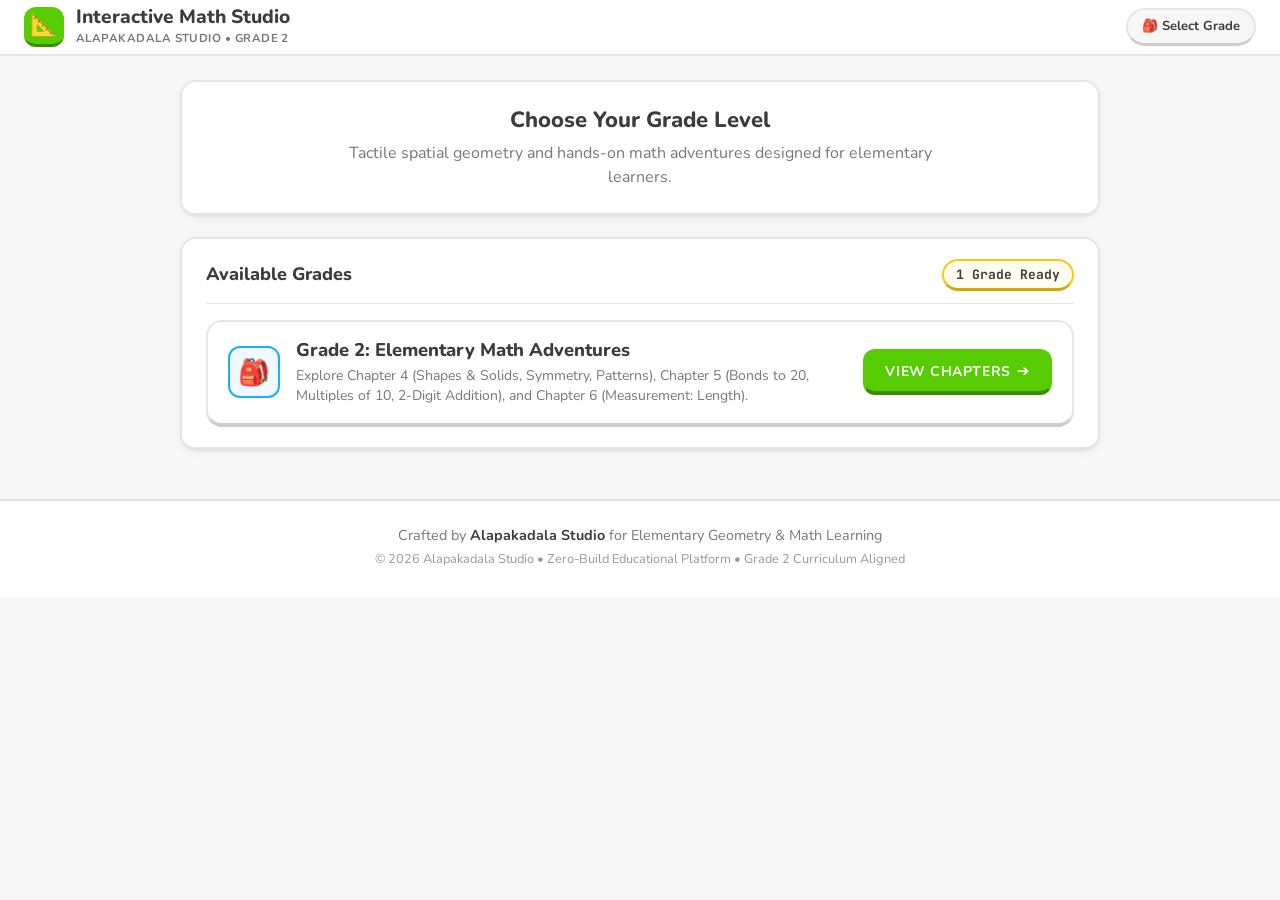
<file: index.html>
<!DOCTYPE html>
<html lang="en">
<head>
  <meta charset="UTF-8">
  <meta name="viewport" content="width=device-width, initial-scale=1.0">
  <title>Interactive Math Studio - Elementary Geometry Suite</title>
  <link rel="preconnect" href="https://fonts.googleapis.com">
  <link rel="preconnect" href="https://fonts.gstatic.com" crossorigin>
  <link href="https://fonts.googleapis.com/css2?family=JetBrains+Mono:wght@500;700&family=Nunito:wght@400;600;700;800;900&display=swap" rel="stylesheet">
  <link rel="stylesheet" href="css/theme.css">
  <link rel="stylesheet" href="hub.css">
</head>
<body>

  <!-- Owl Green Gamified Studio Header -->
  <header class="hub-header">
    <div class="brand">
      <div class="brand-logo" aria-hidden="true">📐</div>
      <div class="brand-text">
        <h1>Interactive Math Studio</h1>
        <span class="studio-subtext">Alapakadala Studio • Grade 2</span>
      </div>
    </div>

    <!-- Navigation Controls -->
    <div class="hub-header-actions">
      <button id="btnHeaderBackGrades" class="hub-nav-btn hidden" onclick="showGradesView()" title="Return to Grade Selection">
        ⬅ Grades
      </button>

      <div class="hub-grade-chip" id="hubGradeChip">
        🎒 Select Grade
      </div>
    </div>
  </header>

  <!-- Main Content Hub -->
  <main class="hub-main">

    <!-- ================= VIEW 1: GRADE SELECTION SCREEN ================= -->
    <section id="gradesView" class="hub-view-panel">

      <!-- Clean Typography Hero (No Pastel AI Gradient Box) -->
      <section class="hub-hero">
        <h2>Choose Your Grade Level</h2>
        <p>Tactile spatial geometry and hands-on math adventures designed for elementary learners.</p>
      </section>

      <!-- Grade Selection Listview -->
      <section class="grade-listview-wrapper">
        <div class="grade-listview-header">
          <h3>Available Grades</h3>
          <span class="metric-pill gold">1 Grade Ready</span>
        </div>

        <div class="grade-listview">
          <!-- Grade 2 Active Card -->
          <div class="grade-list-item active" onclick="selectGrade('grade-2')" tabindex="0" role="button" aria-label="Open Grade 2 Elementary Geometry Lessons">
            <div class="grade-item-left">
              <div class="grade-item-avatar">
                <span class="grade-avatar-icon">🎒</span>
              </div>
              <div class="grade-item-details">
                <div class="grade-item-title-row">
                  <h4>Grade 2: Elementary Math Adventures</h4>
                </div>
                <p class="grade-item-desc">
                  Explore Chapter 4 (Shapes &amp; Solids, Symmetry, Patterns), Chapter 5 (Bonds to 20, Multiples of 10, 2-Digit Addition), and Chapter 6 (Measurement: Length).
                </p>
              </div>
            </div>

            <div class="grade-item-right">
              <button class="grade-enter-btn" tabindex="-1">
                <span>View Chapters</span>
                <span class="arrow-icon">➔</span>
              </button>
            </div>
          </div>
        </div>
      </section>

    </section>

    <!-- ================= VIEW 2: GRADE 2 LESSONS LIST ================= -->
    <section id="lessonsView" class="hub-view-panel hidden">

      <!-- Clean Section Banner -->
      <section class="hub-hero">
        <h2>Grade 2 Math Adventures</h2>
        <p>Select a chapter below to jump into interactive math studios and games.</p>
      </section>

      <!-- Chapters Accordion Container -->
      <div class="chapters-container">

        <!-- ================= CHAPTER 4: SHAPES AND SOLIDS ================= -->
        <div class="chapter-accordion open" id="chapter-4">
          <button class="chapter-header" onclick="toggleChapter('chapter-4')" aria-expanded="true" aria-controls="chapter-4-body">
            <div class="chapter-header-left">
              <span class="chapter-badge">Chapter 4</span>
              <div class="chapter-title-group">
                <h3 class="chapter-title">Shapes and Solids</h3>
                <span class="chapter-subtitle">3D Solids, Symmetry &amp; Patterns</span>
              </div>
            </div>
            <div class="chapter-header-right">
              <span class="chapter-lesson-count">3 Lessons</span>
              <span class="chapter-chevron" aria-hidden="true">▼</span>
            </div>
          </button>

          <div class="chapter-body" id="chapter-4-body">
            <section class="lessons-grid">

              <!-- LESSON 1 CARD: 3D SOLID SHAPES -->
              <a href="shapes.html" class="lesson-card shapes" aria-label="Start Lesson 1: 3D Solid Shapes Adventure">
                <div class="lesson-card-header">
                  <div class="lesson-card-badge-row">
                    <span class="lesson-number-badge">Lesson 1</span>
                    <span class="lesson-icon-preview">🎲 📐</span>
                  </div>
                  <h3>3D Solid Shapes Adventure</h3>
                  <p class="lesson-subtitle">Spatial Geometry, Faces, Edges &amp; Vertices</p>
                </div>

                <p class="lesson-desc">
                  Rotate 3D solids in 360°, explode surfaces to count faces, test everyday textures, and sort shapes in the lab!
                </p>

                <div class="lesson-card-footer">
                  <div class="lesson-cta-btn">
                    <span>Start Adventure</span>
                    <span class="cta-arrow">➔</span>
                  </div>
                </div>
              </a>

              <!-- LESSON 2 CARD: LINES OF SYMMETRY -->
              <a href="symmetry.html" class="lesson-card symmetry" aria-label="Start Lesson 2: Lines of Symmetry Studio">
                <div class="lesson-card-header">
                  <div class="lesson-card-badge-row">
                    <span class="lesson-number-badge">Lesson 2</span>
                    <span class="lesson-icon-preview">🦋 🪞</span>
                  </div>
                  <h3>Lines of Symmetry Studio</h3>
                  <p class="lesson-subtitle">Mirror Reflections, Paper Folding &amp; Detective</p>
                </div>

                <p class="lesson-desc">
                  Fold 3D paper sheets to test symmetry, spot tricky line traps, paint 8×8 bilateral pixel art, and speed-match reflections!
                </p>

                <div class="lesson-card-footer">
                  <div class="lesson-cta-btn">
                    <span>Start Studio</span>
                    <span class="cta-arrow">➔</span>
                  </div>
                </div>
              </a>

              <!-- LESSON 3 CARD: SHAPE & SOLID PATTERNS -->
              <a href="patterns.html" class="lesson-card patterns" aria-label="Start Lesson 3: Shape & Solid Patterns Studio">
                <div class="lesson-card-header">
                  <div class="lesson-card-badge-row">
                    <span class="lesson-number-badge">Lesson 3</span>
                    <span class="lesson-icon-preview">🔷 ⭕</span>
                  </div>
                  <h3>Shape &amp; Solid Patterns Studio</h3>
                  <p class="lesson-subtitle">Repeating Groups, Blanks A &amp; B, Pentagons &amp; 3D Solids</p>
                </div>

                <p class="lesson-desc">
                  Ring repeating groups of shapes and solids, solve missing blanks A &amp; B with pentagons, hexagons, octagons, tilted cylinders, and inverted cones!
                </p>

                <div class="lesson-card-footer">
                  <div class="lesson-cta-btn">
                    <span>Start Patterns</span>
                    <span class="cta-arrow">➔</span>
                  </div>
                </div>
              </a>

            </section>
          </div>
        </div>

        <!-- ================= CHAPTER 5: ADDITION AND SUBTRACTION ================= -->
        <div class="chapter-accordion open" id="chapter-5">
          <button class="chapter-header" onclick="toggleChapter('chapter-5')" aria-expanded="true" aria-controls="chapter-5-body">
            <div class="chapter-header-left">
              <span class="chapter-badge chapter-5-badge">Chapter 5</span>
              <div class="chapter-title-group">
                <h3 class="chapter-title">Addition and Subtraction</h3>
                <span class="chapter-subtitle">Bonds to 20, Multiples of 10 &amp; 2-Digit Addition</span>
              </div>
            </div>
            <div class="chapter-header-right">
              <span class="chapter-lesson-count">3 Lessons + Arena</span>
              <span class="chapter-chevron" aria-hidden="true">▼</span>
            </div>
          </button>

          <div class="chapter-body" id="chapter-5-body">
            <section class="lessons-grid">

              <!-- LESSON 1 CARD: NUMBER PAIRS / BONDS TO 20 -->
              <a href="bonds-20.html" class="lesson-card addition" aria-label="Start Lesson 1: Number Pairs &amp; Bonds to 20">
                <div class="lesson-card-header">
                  <div class="lesson-card-badge-row">
                    <span class="lesson-number-badge">Lesson 1</span>
                    <span class="lesson-icon-preview">🔟 🔄</span>
                  </div>
                  <h3>Number Pairs &amp; Bonds to 20</h3>
                  <p class="lesson-subtitle">Dual Frames, 4-in-1 Story Machine &amp; 3-Part Combiner</p>
                </div>

                <p class="lesson-desc">
                  Explore 10-frames, fact families in the 4-in-1 Story Machine, bridge through 10, and combine 3 sports bags to reach 20!
                </p>

                <div class="lesson-card-footer">
                  <div class="lesson-cta-btn">
                    <span>Start Studio</span>
                    <span class="cta-arrow">➔</span>
                  </div>
                </div>
              </a>

              <!-- LESSON 2 CARD: NUMBER PAIRS TO MULTIPLES OF TEN -->
              <a href="pairs-tens.html" class="lesson-card addition" aria-label="Start Lesson 2: Number Pairs to Multiples of Ten">
                <div class="lesson-card-header">
                  <div class="lesson-card-badge-row">
                    <span class="lesson-number-badge">Lesson 2</span>
                    <span class="lesson-icon-preview">🧮 🏀</span>
                  </div>
                  <h3>Number Pairs to Multiples of 10</h3>
                  <p class="lesson-subtitle">Base-10 Rods, 10× Magic Lens &amp; Basketball Target 80</p>
                </div>

                <p class="lesson-desc">
                  Scale single-digit bonds with the 10× Magic Lens, shoot hoops to hit targets of 80 &amp; 100, and hop across number lines!
                </p>

                <div class="lesson-card-footer">
                  <div class="lesson-cta-btn">
                    <span>Start Studio</span>
                    <span class="cta-arrow">➔</span>
                  </div>
                </div>
              </a>

              <!-- LESSON 3 CARD: ADDING UP TO 2-DIGIT NUMBERS -->
              <a href="add-2digit.html" class="lesson-card addition" aria-label="Start Lesson 3: Adding Up to 2-Digit Numbers">
                <div class="lesson-card-header">
                  <div class="lesson-card-badge-row">
                    <span class="lesson-number-badge">Lesson 3</span>
                    <span class="lesson-icon-preview">🧱 ⚡</span>
                  </div>
                  <h3>Adding Up to 2-Digit Numbers</h3>
                  <p class="lesson-subtitle">Number Lines, Double-Split Trees &amp; Puzzle Match</p>
                </div>

                <p class="lesson-desc">
                  Explore number line hops (+1 and +10), solve Workbook 4 double-split bubble trees, snap jigsaw addition puzzles, and master story problems!
                </p>

                <div class="lesson-card-footer">
                  <div class="lesson-cta-btn">
                    <span>Start Studio</span>
                    <span class="cta-arrow">➔</span>
                  </div>
                </div>
              </a>

              <!-- SPECIAL BATTLE ARENA: TUG OF WAR MATH DUEL -->
              <a href="tug-of-war.html" class="lesson-card arena" aria-label="Start Tug of War Math Duel Arena">
                <div class="lesson-card-header">
                  <div class="lesson-card-badge-row">
                    <span class="lesson-number-badge arena-badge">Battle Arena</span>
                    <span class="lesson-icon-preview">🦁 🐺</span>
                  </div>
                  <h3>Tug of War Math Duel</h3>
                  <p class="lesson-subtitle arena-sub">Lions vs Wolves Turn-Based Classroom Showdown</p>
                </div>

                <p class="lesson-desc">
                  Two teams face off in an epic classroom tug of war! Solve bonds to 20, multiples of 10, and 2-digit column additions across 4 matches to pull the rope to victory!
                </p>

                <div class="lesson-card-footer">
                  <div class="lesson-cta-btn arena-btn">
                    <span>Enter Arena</span>
                    <span class="cta-arrow">⚔️</span>
                  </div>
                </div>
              </a>

            </section>
          </div>
        </div>

        <!-- ================= CHAPTER 6: MEASUREMENT ================= -->
        <div class="chapter-accordion open" id="chapter-6">
          <button class="chapter-header" onclick="toggleChapter('chapter-6')" aria-expanded="true" aria-controls="chapter-6-body">
            <div class="chapter-header-left">
              <span class="chapter-badge chapter-6-badge">Chapter 6</span>
              <div class="chapter-title-group">
                <h3 class="chapter-title">Measurement</h3>
                <span class="chapter-subtitle">Length (cm &amp; m), Mass &amp; Capacity</span>
              </div>
            </div>
            <div class="chapter-header-right">
              <span class="chapter-lesson-count">1 Lesson Ready</span>
              <span class="chapter-chevron" aria-hidden="true">▼</span>
            </div>
          </button>

          <div class="chapter-body" id="chapter-6-body">
            <section class="lessons-grid">

              <!-- LESSON 1 CARD: LENGTH STUDIO -->
              <a href="length.html" class="lesson-card measurement" aria-label="Start Lesson 1: Length Studio (cm and m)">
                <div class="lesson-card-header">
                  <div class="lesson-card-badge-row">
                    <span class="lesson-number-badge">Lesson 1</span>
                    <span class="lesson-icon-preview">📏 🦒</span>
                  </div>
                  <h3>Length Studio (cm &amp; m)</h3>
                  <p class="lesson-subtitle">Rulers, Non-Zero Starts, Curved String &amp; Giraffes</p>
                </div>

                <p class="lesson-desc">
                  Measure in cm &amp; m, fix faulty rulers, uncoil curved string, connect Momo's cheese path, and compare tall zoo giraffes!
                </p>

                <div class="lesson-card-footer">
                  <div class="lesson-cta-btn">
                    <span>Start Studio</span>
                    <span class="cta-arrow">➔</span>
                  </div>
                </div>
              </a>

            </section>
          </div>
        </div>

      </div>

    </section>

  </main>

  <!-- Clean Studio Footer -->
  <footer class="hub-footer">
    <div class="footer-content">
      <p>Crafted by <strong>Alapakadala Studio</strong> for Elementary Geometry &amp; Math Learning</p>
      <p class="copyright">© 2026 Alapakadala Studio • Zero-Build Educational Platform • Grade 2 Curriculum Aligned</p>
    </div>
  </footer>

  <!-- View Switching Navigation Script -->
  <script>
    function toggleChapter(id) {
      const el = document.getElementById(id);
      if (!el) return;
      const isOpen = el.classList.contains('open');
      if (isOpen) {
        el.classList.remove('open');
        el.querySelector('.chapter-header').setAttribute('aria-expanded', 'false');
      } else {
        el.classList.add('open');
        el.querySelector('.chapter-header').setAttribute('aria-expanded', 'true');
      }
    }

    function selectGrade(gradeId) {
      if (gradeId === 'grade-2') {
        document.getElementById('gradesView').classList.add('hidden');
        document.getElementById('lessonsView').classList.remove('hidden');
        document.getElementById('hubGradeChip').innerHTML = '🎒 Grade 2';
        document.getElementById('btnHeaderBackGrades').classList.remove('hidden');
        window.location.hash = 'grade-2';
        window.scrollTo({ top: 0, behavior: 'smooth' });
      }
    }

    function showGradesView() {
      document.getElementById('lessonsView').classList.add('hidden');
      document.getElementById('gradesView').classList.remove('hidden');
      document.getElementById('hubGradeChip').innerHTML = '🎒 Select Grade';
      document.getElementById('btnHeaderBackGrades').classList.add('hidden');
      if (window.location.hash) {
        history.pushState(null, null, ' ');
      }
      window.scrollTo({ top: 0, behavior: 'smooth' });
    }

    // Auto-open Grade 2 if url hash is #grade-2
    window.addEventListener('DOMContentLoaded', () => {
      if (window.location.hash === '#grade-2') {
        selectGrade('grade-2');
      }
    });

    window.addEventListener('hashchange', () => {
      if (window.location.hash === '#grade-2') {
        selectGrade('grade-2');
      } else {
        showGradesView();
      }
    });

    // Keyboard accessibility for list item
    document.addEventListener('keydown', (e) => {
      if ((e.key === 'Enter' || e.key === ' ') && document.activeElement?.classList.contains('grade-list-item')) {
        e.preventDefault();
        document.activeElement.click();
      }
    });
  </script>

</body>
</html>
</file>
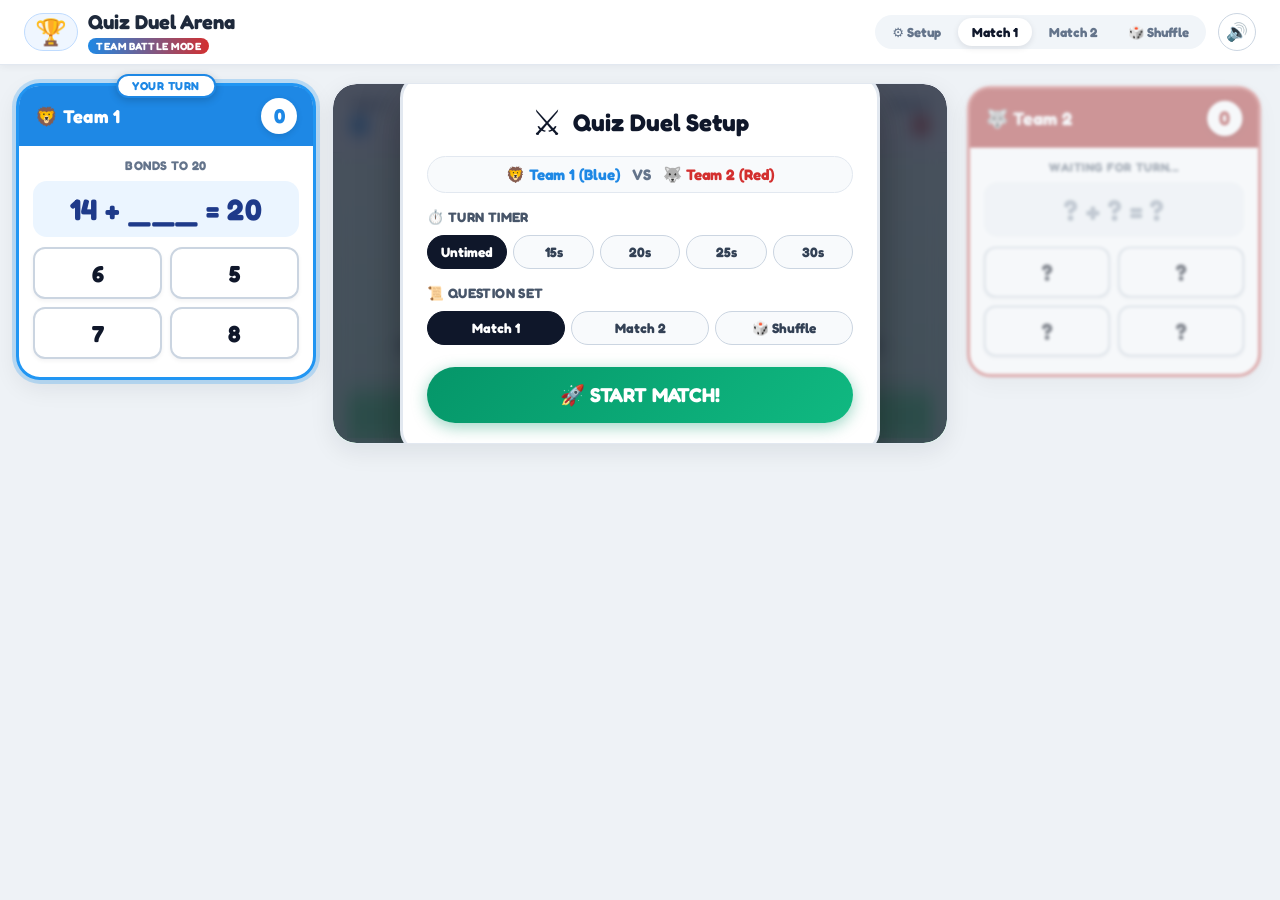
<file: quiz-duel-standalone/index.html>
<!DOCTYPE html>
<html lang="en">
<head>
  <meta charset="UTF-8">
  <meta name="viewport" content="width=device-width, initial-scale=1.0">
  <title>Quiz Duel Arena | Standalone Multiplayer Game</title>
  <!-- Typography -->
  <link rel="preconnect" href="https://fonts.googleapis.com">
  <link rel="preconnect" href="https://fonts.gstatic.com" crossorigin>
  <link href="https://fonts.googleapis.com/css2?family=Fredoka:wght@400;600;700;800;900&family=Nunito:wght@400;600;700;800;900&display=swap" rel="stylesheet">
  <link rel="stylesheet" href="css/duel.css">
</head>
<body>

  <!-- ================= TOP MAIN HEADER ================= -->
  <header class="main-header">
    <div class="brand">
      <div class="brand-logo" aria-hidden="true">🏆</div>
      <div class="brand-text">
        <h1>Quiz Duel Arena</h1>
        <span class="studio-badge">Team Battle Mode</span>
      </div>
    </div>

    <!-- Match Controls -->
    <div class="header-controls">
      <div class="match-selector-bar" role="group" aria-label="Select Match">
        <button id="btnLobby" class="match-select-btn" onclick="openLobby()" title="Change Match &amp; Timer Settings">⚙️ Setup</button>
        <button id="btnSet1" class="match-select-btn active" onclick="startMatch('set1', false)">Match 1</button>
        <button id="btnSet2" class="match-select-btn" onclick="startMatch('set2', false)">Match 2</button>
        <button id="btnShuffle" class="match-select-btn" onclick="startMatch('shuffle', false)">🎲 Shuffle</button>
      </div>

      <button id="soundToggle" class="icon-toggle-btn" title="Toggle Sound" onclick="toggleAudio()">
        🔊
      </button>
    </div>
  </header>

  <!-- ================= 3-COLUMN ARENA LAYOUT ================= -->
  <main class="arena-workspace">

    <!-- ================= COLUMN 1: TEAM 1 (LIONS - BLUE) ================= -->
    <section class="team-panel team1-panel active-turn" id="team1Panel" aria-label="Team 1 Panel">
      <div class="team-header">
        <span class="turn-pill-badge" id="team1TurnBadge">YOUR TURN</span>
        <span class="team-label">🦁 Team 1</span>
        <div class="team-score-circle" id="team1ScoreCircle">0</div>
      </div>

      <div class="team-body">
        <div class="topic-tag" id="team1TopicTag">Question Category</div>
        
        <div class="equation-box" id="team1EquationBox">
          Loading Question...
        </div>

        <div class="options-grid" id="team1OptionsGrid">
          <button class="choice-btn" onclick="onChoiceClicked(this)">A</button>
          <button class="choice-btn" onclick="onChoiceClicked(this)">B</button>
          <button class="choice-btn" onclick="onChoiceClicked(this)">C</button>
          <button class="choice-btn" onclick="onChoiceClicked(this)">D</button>
        </div>

        <div class="feedback-box" id="team1Feedback"></div>

        <button class="turn-next-btn" id="team1NextBtn" onclick="advanceTurn()">
          Next Turn ➔
        </button>
      </div>
    </section>

    <!-- ================= COLUMN 2: CENTER STADIUM FIELD ================= -->
    <section class="stadium-panel" id="stadiumPanel" aria-label="Battle Stadium Arena">
      <!-- Top HUD Bar -->
      <div class="stadium-hud-bar">
        <div class="hud-team-score left">
          <span class="hud-team-label">Team 1</span>
          <span class="hud-team-val" id="hudTeam1Score">0</span>
        </div>

        <div class="hud-center-group">
          <span class="hud-round-pill" id="hudRoundText">Round 1 of 8</span>
          <span class="hud-timer-pill" id="hudTimerPill">⏱️ Untimed</span>
        </div>

        <div class="hud-team-score right">
          <span class="hud-team-label">Team 2</span>
          <span class="hud-team-val" id="hudTeam2Score">0</span>
        </div>
      </div>

      <!-- Stage with Clean Vector Tug of War Artwork -->
      <div class="stadium-stage">
        <svg id="stadiumSvg" class="stadium-svg idle" viewBox="0 0 640 300" preserveAspectRatio="xMidYMid meet">
          <!-- Center Vertical Dashed Line -->
          <line x1="320" y1="15" x2="320" y2="275" stroke="#CBD5E1" stroke-width="2" stroke-dasharray="6,6" />

          <!-- Soft Green Turf Hill -->
          <path d="M 0 240 Q 320 228 640 240 L 640 300 L 0 300 Z" fill="#BBF7D0" />
          <path d="M 0 256 Q 320 244 640 256 L 640 300 L 0 300 Z" fill="#86EFAC" />

          <!-- TUG SYSTEM RIG (Translate left or right smoothly) -->
          <g id="tugSystem" class="tug-system">

            <!-- ================= TEAM 1 (BLUE ATHLETES) ================= -->
            <g id="blueAthletes" class="athlete-group blue-team">
              <!-- Back Blue Athlete -->
              <g transform="translate(135, 130)">
                <circle cx="10" cy="18" r="16" fill="#FDE047" stroke="#D97706" stroke-width="2" />
                <path d="M -4 10 Q 10 -2 24 10 L 26 18 L -6 18 Z" fill="#1E88E5" />
                <circle cx="2" cy="5" r="4" fill="#F59E0B" />
                <circle cx="18" cy="5" r="4" fill="#F59E0B" />
                <circle cx="16" cy="19" r="2.5" fill="#0F172A" />
                <path d="M -8 32 L 28 26 L 42 78 L 0 84 Z" fill="#1E88E5" rx="4" />
                <path d="M 2 34 L 14 32 L 20 54 L 8 56 Z" fill="#FBBF24" />
                <line x1="6" y1="84" x2="-14" y2="128" stroke="#0F172A" stroke-width="10" stroke-linecap="round" />
                <line x1="34" y1="80" x2="16" y2="128" stroke="#0F172A" stroke-width="10" stroke-linecap="round" />
                <ellipse cx="-18" cy="130" rx="10" ry="5" fill="#2563EB" />
                <ellipse cx="12" cy="130" rx="10" ry="5" fill="#2563EB" />
                <path d="M 10 44 Q 30 50 48 58" stroke="#FDE047" stroke-width="8" stroke-linecap="round" fill="none" />
                <circle cx="48" cy="58" r="5" fill="#D97706" />
              </g>

              <!-- Front Blue Athlete -->
              <g transform="translate(215, 130)">
                <circle cx="10" cy="18" r="16" fill="#FDE047" stroke="#D97706" stroke-width="2" />
                <path d="M -4 10 Q 10 -2 24 10 L 26 18 L -6 18 Z" fill="#1E88E5" />
                <circle cx="2" cy="5" r="4" fill="#F59E0B" />
                <circle cx="18" cy="5" r="4" fill="#F59E0B" />
                <circle cx="16" cy="19" r="2.5" fill="#0F172A" />
                <path d="M -8 32 L 28 26 L 42 78 L 0 84 Z" fill="#1E88E5" rx="4" />
                <path d="M 2 34 L 14 32 L 20 54 L 8 56 Z" fill="#FBBF24" />
                <line x1="6" y1="84" x2="-14" y2="128" stroke="#0F172A" stroke-width="10" stroke-linecap="round" />
                <line x1="34" y1="80" x2="16" y2="128" stroke="#0F172A" stroke-width="10" stroke-linecap="round" />
                <ellipse cx="-18" cy="130" rx="10" ry="5" fill="#2563EB" />
                <ellipse cx="12" cy="130" rx="10" ry="5" fill="#2563EB" />
                <path d="M 10 44 Q 32 50 50 58" stroke="#FDE047" stroke-width="8" stroke-linecap="round" fill="none" />
                <circle cx="50" cy="58" r="5" fill="#D97706" />
              </g>
            </g>

            <!-- ================= THE ROPE & ROCK-SOLID CENTER RIBBON ================= -->
            <g id="ropeAndFlag" class="rope-group">
              <path d="M 60 200 Q 120 190 180 188" stroke="#1E293B" stroke-width="6" stroke-linecap="round" fill="none" />
              <line x1="170" y1="188" x2="470" y2="188" stroke="#0F172A" stroke-width="7" stroke-linecap="round" />
              <path d="M 460 188 Q 520 190 580 200" stroke="#1E293B" stroke-width="6" stroke-linecap="round" fill="none" />

              <g id="centerRibbonFlag" transform="translate(320, 188)">
                <polygon points="-12,0 12,0 15,36 0,26 -15,36" fill="#DC2626" stroke="#FFFFFF" stroke-width="1.5" />
                <circle cx="0" cy="1" r="4" fill="#FBBF24" />
              </g>
            </g>

            <!-- ================= TEAM 2 (RED ATHLETES) ================= -->
            <g id="redAthletes" class="athlete-group red-team">
              <!-- Front Red Athlete -->
              <g transform="translate(380, 130)">
                <polygon points="4,2 10,-6 14,3" fill="#64748B" />
                <polygon points="20,2 26,-6 30,3" fill="#64748B" />
                <circle cx="16" cy="18" r="16" fill="#CBD5E1" stroke="#64748B" stroke-width="2" />
                <path d="M 2 10 Q 16 -2 30 10 L 32 18 L 0 18 Z" fill="#D32F2F" />
                <circle cx="10" cy="19" r="2.5" fill="#0F172A" />
                <path d="M -2 26 L 34 32 L 26 84 L -16 78 Z" fill="#D32F2F" rx="4" />
                <path d="M 12 32 L 24 34 L 18 56 L 6 54 Z" fill="#FBBF24" />
                <line x1="-8" y1="80" x2="10" y2="128" stroke="#0F172A" stroke-width="10" stroke-linecap="round" />
                <line x1="20" y1="84" x2="40" y2="128" stroke="#0F172A" stroke-width="10" stroke-linecap="round" />
                <ellipse cx="14" cy="130" rx="10" ry="5" fill="#DC2626" />
                <ellipse cx="44" cy="130" rx="10" ry="5" fill="#DC2626" />
                <path d="M 16 44 Q -6 50 -24 58" stroke="#CBD5E1" stroke-width="8" stroke-linecap="round" fill="none" />
                <circle cx="-24" cy="58" r="5" fill="#64748B" />
              </g>

              <!-- Back Red Athlete -->
              <g transform="translate(460, 130)">
                <path d="M 28 70 Q 48 64 52 82 Q 44 94 28 86" fill="#64748B" stroke="#475569" stroke-width="1.5" />
                <polygon points="4,2 10,-6 14,3" fill="#64748B" />
                <polygon points="20,2 26,-6 30,3" fill="#64748B" />
                <circle cx="16" cy="18" r="16" fill="#CBD5E1" stroke="#64748B" stroke-width="2" />
                <path d="M 2 10 Q 16 -2 30 10 L 32 18 L 0 18 Z" fill="#D32F2F" />
                <circle cx="10" cy="19" r="2.5" fill="#0F172A" />
                <path d="M -2 26 L 34 32 L 26 84 L -16 78 Z" fill="#D32F2F" rx="4" />
                <path d="M 12 32 L 24 34 L 18 56 L 6 54 Z" fill="#FBBF24" />
                <line x1="-8" y1="80" x2="10" y2="128" stroke="#0F172A" stroke-width="10" stroke-linecap="round" />
                <line x1="20" y1="84" x2="40" y2="128" stroke="#0F172A" stroke-width="10" stroke-linecap="round" />
                <ellipse cx="14" cy="130" rx="10" ry="5" fill="#DC2626" />
                <ellipse cx="44" cy="130" rx="10" ry="5" fill="#DC2626" />
                <path d="M 16 44 Q -6 50 -24 58" stroke="#CBD5E1" stroke-width="8" stroke-linecap="round" fill="none" />
                <circle cx="-24" cy="58" r="5" fill="#64748B" />
              </g>
            </g>

          </g>
        </svg>
      </div>

      <!-- Prominent Center Stadium Action Bar (Visible upon answering / timeout) -->
      <div class="stadium-action-bar" id="stadiumActionBar" style="display: none;">
        <button class="stadium-next-btn" id="stadiumNextBtn" onclick="advanceTurn()">
          Next Turn ➔
        </button>
      </div>

      <!-- ================= START MATCH LOBBY OVERLAY ================= -->
      <div class="start-lobby-overlay" id="startLobbyOverlay">
        <div class="start-lobby-card">
          <div class="lobby-title-row">
            <span class="lobby-mascot-icon">⚔️</span>
            <h2 class="lobby-title">Quiz Duel Setup</h2>
          </div>

          <div class="lobby-teams-duel-badge">
            <span class="lobby-team-tag t1">🦁 Team 1 (Blue)</span>
            <span style="color:#64748B; font-weight:900;">VS</span>
            <span class="lobby-team-tag t2">🐺 Team 2 (Red)</span>
          </div>

          <!-- Turn Timer Selection -->
          <div class="lobby-section-title">⏱️ Turn Timer</div>
          <div class="timer-options-row">
            <button class="timer-choice-btn active" data-time="0" onclick="selectTurnTimer(0)">Untimed</button>
            <button class="timer-choice-btn" data-time="15" onclick="selectTurnTimer(15)">15s</button>
            <button class="timer-choice-btn" data-time="20" onclick="selectTurnTimer(20)">20s</button>
            <button class="timer-choice-btn" data-time="25" onclick="selectTurnTimer(25)">25s</button>
            <button class="timer-choice-btn" data-time="30" onclick="selectTurnTimer(30)">30s</button>
          </div>

          <!-- Question Set Selection -->
          <div class="lobby-section-title">📜 Question Set</div>
          <div class="lobby-matches-row">
            <button class="lobby-match-btn active" data-set="set1" onclick="selectLobbyMatchSet('set1')">Match 1</button>
            <button class="lobby-match-btn" data-set="set2" onclick="selectLobbyMatchSet('set2')">Match 2</button>
            <button class="lobby-match-btn" data-set="shuffle" onclick="selectLobbyMatchSet('shuffle')">🎲 Shuffle</button>
          </div>

          <!-- Big Start Button -->
          <button class="big-start-duel-btn" onclick="startDuelFromLobby()">
            🚀 START MATCH!
          </button>
        </div>
      </div>
    </section>

    <!-- ================= COLUMN 3: TEAM 2 (WOLVES - RED) ================= -->
    <section class="team-panel team2-panel inactive-turn" id="team2Panel" aria-label="Team 2 Panel">
      <div class="team-header">
        <span class="turn-pill-badge" id="team2TurnBadge">YOUR TURN</span>
        <span class="team-label">🐺 Team 2</span>
        <div class="team-score-circle" id="team2ScoreCircle">0</div>
      </div>

      <div class="team-body">
        <div class="topic-tag" id="team2TopicTag">Waiting for Turn...</div>
        
        <div class="equation-box" id="team2EquationBox">
          ? + ? = ?
        </div>

        <div class="options-grid" id="team2OptionsGrid">
          <button class="choice-btn" disabled>?</button>
          <button class="choice-btn" disabled>?</button>
          <button class="choice-btn" disabled>?</button>
          <button class="choice-btn" disabled>?</button>
        </div>

        <div class="feedback-box" id="team2Feedback"></div>

        <button class="turn-next-btn" id="team2NextBtn" onclick="advanceTurn()">
          Next Turn ➔
        </button>
      </div>
    </section>

  </main>

  <!-- ================= VICTORY MODAL ================= -->
  <div class="victory-modal-overlay" id="victoryModal">
    <div class="victory-card">
      <div class="victory-mascot-wrap" id="victoryMascotWrap">
        <span class="big-victory-mascot">🦁</span>
        <span class="trophy-badge">🏆</span>
      </div>
      <h2 class="victory-title" id="victoryTitle">🦁 TEAM 1 WINS!</h2>
      <p class="victory-msg" id="victoryMsg">
        Incredible performance! Team 1 pulled through with tremendous teamwork!
      </p>

      <div class="victory-scores-row" id="victoryScores">
        <div class="final-score-pill lion-pill" id="victoryT1Pill">🦁 Team 1: 6 / 8</div>
        <div class="final-score-pill wolf-pill" id="victoryT2Pill">🐺 Team 2: 4 / 8</div>
      </div>

      <div class="victory-actions">
        <button class="victory-btn primary" onclick="startMatch('set2', false)">
          ⚔️ Play Match 2 (Rematch!)
        </button>
        <button class="victory-btn secondary" onclick="startMatch('set1', false)">
          🔄 Play Match 1 Again
        </button>
        <button class="victory-btn secondary" onclick="startMatch('shuffle', false)">
          🎲 Shuffle Questions
        </button>
        <button class="victory-btn secondary" onclick="openLobby()">
          ⚙️ Change Settings &amp; Timer
        </button>
      </div>
    </div>
  </div>

  <!-- 1. Sound & Confetti -->
  <script src="js/sound.js"></script>
  <script src="js/confetti.js"></script>

  <!-- 2. Question Data Provider (Swap with your backend API) -->
  <script src="js/questions.js"></script>

  <!-- 3. Core Game Engine -->
  <script src="js/engine.js"></script>

</body>
</html>
</file>
<file: css/theme.css>
/* ==========================================================================
   OWL GREEN DESIGN SYSTEM — CORE TOKENS & UTILITIES
   Curriculum-Grade Gamified Architecture • Zero-Build Platform
   ========================================================================== */

@import url('https://fonts.googleapis.com/css2?family=JetBrains+Mono:wght@500;700&family=Nunito:wght@400;600;700;800;900&display=swap');

:root {
  /* --- Brand & Action Palette --- */
  --color-primary: #58CC02;
  --color-primary-hover: #4CAD02;
  --color-primary-shadow: #3C8C00;

  --color-secondary: #1CB0F6;
  --color-secondary-hover: #1899D6;
  --color-secondary-shadow: #1480B8;

  --color-warning: #FFC800;
  --color-warning-hover: #E5B400;
  --color-warning-shadow: #D8A700;

  --color-error: #FF4B4B;
  --color-error-hover: #EA3E3E;
  --color-error-shadow: #CC3C3C;

  /* --- Neutral & Surface Palette --- */
  --color-bg: #F7F7F7;
  --color-surface: #FFFFFF;
  --color-text-primary: #3C3C3C;
  --color-text-secondary: #777777;
  --color-border: #E5E5E5;
  --color-border-dark: #CECECE;
  --color-neutral: #777777;
  --color-neutral-light: #EFEFEF;

  /* --- Typography --- */
  --font-family-display: 'Nunito', system-ui, -apple-system, sans-serif;
  --font-family-body: 'Nunito', system-ui, -apple-system, sans-serif;
  --font-family-code: 'JetBrains Mono', monospace;

  /* Type Scale */
  --font-size-display: 36px;
  --font-size-h1: 28px;
  --font-size-h2: 22px;
  --font-size-h3: 18px;
  --font-size-body: 16px;
  --font-size-body-sm: 14px;
  --font-size-caption: 12px;
  --font-size-btn: 15px;

  /* --- Spacing Scale (Base: 4px) --- */
  --space-1: 4px;
  --space-2: 8px;
  --space-3: 12px;
  --space-4: 16px;
  --space-5: 20px;
  --space-6: 24px;
  --space-8: 32px;
  --space-10: 40px;
  --space-12: 48px;
  --space-16: 64px;

  /* --- Border Radii --- */
  --radius-sm: 8px;
  --radius-md: 12px;
  --radius-lg: 16px;
  --radius-xl: 24px;
  --radius-pill: 9999px;

  /* --- Elevation Standards (Chunky Bottom Borders, Not Blurry Drop Shadows) --- */
  --elevation-card-border: 2px solid var(--color-border);
  --elevation-card-bottom: 4px solid var(--color-border);
  --elevation-card-shadow: 0 2px 6px rgba(60, 60, 60, 0.06);

  --elevation-modal-shadow: 0 4px 12px rgba(60, 60, 60, 0.15);
}

/* ================= BASE RESETS ================= */
*, *::before, *::after {
  box-sizing: border-box;
  margin: 0;
  padding: 0;
  -webkit-tap-highlight-color: transparent;
}

body {
  font-family: var(--font-family-body);
  background-color: var(--color-bg);
  color: var(--color-text-primary);
  line-height: 1.5;
  letter-spacing: 0em;
  -webkit-font-smoothing: antialiased;
  min-height: 100vh;
}

h1, h2, h3, h4, h5, h6 {
  font-family: var(--font-family-display);
  color: var(--color-text-primary);
  line-height: 1.3;
  font-weight: 700;
}

h1 { font-size: var(--font-size-h1); }
h2 { font-size: var(--font-size-h2); }
h3 { font-size: var(--font-size-h3); }

/* ================= CHUNKY TACTILE BUTTONS ================= */
.btn-chunky,
.btn-primary,
.btn-secondary,
.btn-danger,
.btn-warning {
  display: inline-flex;
  align-items: center;
  justify-content: center;
  gap: var(--space-2);
  min-height: 50px;
  padding: 12px 24px;
  border-radius: var(--radius-lg);
  font-family: var(--font-family-display);
  font-size: var(--font-size-btn);
  font-weight: 700;
  text-transform: uppercase;
  letter-spacing: 0.04em;
  text-decoration: none;
  cursor: pointer;
  user-select: none;
  transition: transform 0.08s ease, border-bottom 0.08s ease, background-color 0.12s ease;
  position: relative;
  outline: none;
  box-sizing: border-box;
}

/* Primary (Duo Green) */
.btn-primary {
  background-color: var(--color-primary);
  color: #FFFFFF;
  border: 2px solid var(--color-primary);
  border-bottom: 4px solid var(--color-primary-shadow);
}
.btn-primary:hover:not(:disabled) {
  background-color: var(--color-primary-hover);
  border-color: var(--color-primary-hover);
}
.btn-primary:active:not(:disabled),
.btn-primary.pressed {
  transform: translateY(2px);
  border-bottom-width: 2px;
  margin-bottom: 2px;
}

/* Secondary (Sky Blue on White) */
.btn-secondary {
  background-color: var(--color-surface);
  color: var(--color-secondary);
  border: 2px solid var(--color-border);
  border-bottom: 4px solid var(--color-border-dark);
}
.btn-secondary:hover:not(:disabled) {
  background-color: #FAFAFA;
  border-color: var(--color-border-dark);
}
.btn-secondary:active:not(:disabled),
.btn-secondary.pressed {
  transform: translateY(2px);
  border-bottom-width: 2px;
  margin-bottom: 2px;
}

/* Danger / Error (Duo Red) */
.btn-danger {
  background-color: var(--color-error);
  color: #FFFFFF;
  border: 2px solid var(--color-error);
  border-bottom: 4px solid var(--color-error-shadow);
}
.btn-danger:hover:not(:disabled) {
  background-color: var(--color-error-hover);
  border-color: var(--color-error-hover);
}
.btn-danger:active:not(:disabled) {
  transform: translateY(2px);
  border-bottom-width: 2px;
  margin-bottom: 2px;
}

/* Warning / Gold (Duo Gold for XP / Rewards) */
.btn-warning {
  background-color: var(--color-warning);
  color: var(--color-text-primary);
  border: 2px solid var(--color-warning);
  border-bottom: 4px solid var(--color-warning-shadow);
}
.btn-warning:hover:not(:disabled) {
  background-color: var(--color-warning-hover);
  border-color: var(--color-warning-hover);
}
.btn-warning:active:not(:disabled) {
  transform: translateY(2px);
  border-bottom-width: 2px;
  margin-bottom: 2px;
}

/* Disabled State */
.btn-primary:disabled,
.btn-secondary:disabled,
.btn-danger:disabled,
.btn-warning:disabled {
  opacity: 0.5;
  cursor: not-allowed;
  transform: none !important;
  border-bottom-width: 4px !important;
  margin-bottom: 0 !important;
}

/* Compact Button Variant */
.btn-compact {
  min-height: 40px;
  padding: 8px 16px;
  border-radius: var(--radius-md);
  font-size: 13px;
  border-bottom-width: 3px;
}
.btn-compact:active:not(:disabled) {
  transform: translateY(1.5px);
  border-bottom-width: 1.5px;
  margin-bottom: 1.5px;
}

/* ================= LEVEL 2 CARDS ================= */
.card-owl,
.owl-card {
  background-color: var(--color-surface);
  border: var(--elevation-card-border);
  border-bottom: var(--elevation-card-bottom);
  border-radius: var(--radius-lg);
  padding: var(--space-5);
  box-shadow: var(--elevation-card-shadow);
  transition: transform 0.12s ease, border-color 0.12s ease;
}

/* ================= ANTI-AI & HUMAN POLISH STANDARDS ================= */

/* 1. Clean Underlined Text Links for Info Triggers (No Pill/Bubble Wrappers) */
.text-link-trigger,
.owl-link-trigger {
  font-size: var(--font-size-body-sm);
  font-weight: 700;
  color: var(--color-secondary);
  text-decoration: underline;
  cursor: pointer;
  background: transparent;
  border: none;
  padding: 0;
  display: inline-flex;
  align-items: center;
  gap: var(--space-1);
  transition: color 0.12s ease;
}
.text-link-trigger:hover,
.owl-link-trigger:hover {
  color: var(--color-secondary-hover);
}

/* 2. Numerical Metric Pills Strictly for Live Counters / Scores */
.metric-pill,
.owl-metric-pill {
  display: inline-flex;
  align-items: center;
  gap: 6px;
  background-color: var(--color-surface);
  border: 2px solid var(--color-border);
  border-bottom: 3px solid var(--color-border-dark);
  border-radius: var(--radius-pill);
  padding: 4px 12px;
  font-family: var(--font-family-code);
  font-size: 13px;
  font-weight: 700;
  color: var(--color-text-primary);
}
.metric-pill.gold {
  border-color: var(--color-warning);
  border-bottom-color: var(--color-warning-shadow);
  background-color: #FFFDF0;
  color: var(--color-text-primary);
}
.metric-pill.blue {
  border-color: var(--color-secondary);
  border-bottom-color: var(--color-secondary-shadow);
  background-color: #F0F9FF;
  color: var(--color-secondary);
}

/* 3. Clean Inline Settings Rows (Transparent Background, No Outer Box Wrappers) */
.settings-row-clean {
  background: transparent;
  border: none;
  border-bottom: 1px solid var(--color-border);
  padding: var(--space-4) 0;
  display: flex;
  align-items: center;
  justify-content: space-between;
  gap: var(--space-4);
}
.settings-row-clean:last-child {
  border-bottom: none;
}

/* 4. Clean Inline Callout Text (No Pastel Pill/Box Wrapper) */
.tip-inline-clean {
  font-size: var(--font-size-body-sm);
  color: var(--color-text-secondary);
  display: flex;
  align-items: flex-start;
  gap: var(--space-2);
  line-height: 1.45;
}
.tip-inline-clean strong {
  color: var(--color-text-primary);
}

/* Standard Hidden Utility */
.hidden {
  display: none !important;
}

/* ================= UNIFIED OWL GREEN STUDIO NAVBAR & MODE BAR ================= */

/* Tier 1: Main Header (56px) */
.studio-header {
  position: sticky;
  top: 0;
  z-index: 100;
  height: 56px;
  background-color: var(--color-surface);
  border-bottom: 2px solid var(--color-border);
  display: flex;
  align-items: center;
  justify-content: space-between;
  padding: 0 var(--space-4);
  gap: var(--space-3);
  box-sizing: border-box;
}

.studio-header-left {
  display: flex;
  align-items: center;
  gap: var(--space-3);
  min-width: 0;
}

.studio-back-btn {
  display: inline-flex;
  align-items: center;
  justify-content: center;
  gap: 6px;
  height: 38px;
  padding: 0 14px;
  background-color: var(--color-surface);
  color: var(--color-text-primary);
  border: 2px solid var(--color-border);
  border-bottom: 3px solid var(--color-border-dark);
  border-radius: var(--radius-pill);
  font-family: var(--font-family-display);
  font-size: 13px;
  font-weight: 700;
  text-decoration: none;
  cursor: pointer;
  white-space: nowrap;
  transition: transform 0.1s ease, background-color 0.1s ease;
  flex-shrink: 0;
}
.studio-back-btn:hover {
  background-color: #F8F8F8;
  border-color: #D4D4D4;
}
.studio-back-btn:active {
  transform: translateY(1.5px);
  border-bottom-width: 1.5px;
}

.studio-brand-title {
  display: flex;
  align-items: center;
  gap: 8px;
  min-width: 0;
}
.studio-brand-icon {
  font-size: 20px;
  line-height: 1;
  flex-shrink: 0;
}
.studio-brand-name {
  font-family: var(--font-family-display);
  font-size: 16px;
  font-weight: 800;
  color: var(--color-text-primary);
  white-space: nowrap;
  overflow: hidden;
  text-overflow: ellipsis;
}
.studio-chapter-badge {
  font-family: var(--font-family-display);
  font-size: 11px;
  font-weight: 800;
  text-transform: uppercase;
  letter-spacing: 0.04em;
  color: var(--color-secondary);
  background-color: var(--color-secondary-light);
  padding: 2px 8px;
  border-radius: var(--radius-pill);
  white-space: nowrap;
  flex-shrink: 0;
}

.studio-header-right {
  display: flex;
  align-items: center;
  gap: var(--space-2);
  flex-shrink: 0;
}

/* Unified Lesson Selector Dropdown */
.studio-lesson-picker {
  position: relative;
  display: inline-flex;
  align-items: center;
}
.studio-lesson-select {
  height: 38px;
  padding: 0 32px 0 12px;
  background-color: #F7F7F7;
  color: var(--color-text-primary);
  border: 2px solid var(--color-border);
  border-bottom: 3px solid var(--color-border-dark);
  border-radius: var(--radius-pill);
  font-family: var(--font-family-display);
  font-size: 13px;
  font-weight: 700;
  cursor: pointer;
  outline: none;
  -webkit-appearance: none;
  -moz-appearance: none;
  appearance: none;
  transition: all 0.12s ease;
  max-width: 220px;
  text-overflow: ellipsis;
}
.studio-lesson-select:hover {
  background-color: #FFFFFF;
  border-color: var(--color-secondary);
}
.studio-lesson-select:focus {
  border-color: var(--color-secondary);
  background-color: #FFFFFF;
}
.studio-picker-arrow {
  position: absolute;
  right: 12px;
  pointer-events: none;
  font-size: 10px;
  color: var(--color-text-secondary);
}

.studio-sound-btn {
  width: 38px;
  height: 38px;
  display: inline-flex;
  align-items: center;
  justify-content: center;
  background-color: #F7F7F7;
  color: var(--color-text-primary);
  border: 2px solid var(--color-border);
  border-bottom: 3px solid var(--color-border-dark);
  border-radius: var(--radius-pill);
  font-size: 16px;
  cursor: pointer;
  transition: transform 0.1s ease, background-color 0.1s ease;
  flex-shrink: 0;
}
.studio-sound-btn:hover {
  background-color: #FFFFFF;
}
.studio-sound-btn:active {
  transform: translateY(1.5px);
  border-bottom-width: 1.5px;
}

/* Tier 2: Studio Mode Bar (Tabs for Activities / Matches) */
.studio-mode-bar {
  position: sticky;
  top: 56px;
  z-index: 90;
  background-color: #FFFFFF;
  border-bottom: 2px solid var(--color-border);
  display: flex;
  align-items: center;
  justify-content: center;
  padding: 6px var(--space-4);
  gap: var(--space-2);
  overflow-x: auto;
  -webkit-overflow-scrolling: touch;
  scrollbar-width: none;
}
.studio-mode-bar::-webkit-scrollbar {
  display: none;
}

.studio-mode-bar .tab-btn {
  height: 38px;
  padding: 0 16px;
  border-radius: var(--radius-pill);
  font-family: var(--font-family-display);
  font-size: 13px;
  font-weight: 700;
  background-color: transparent;
  color: var(--color-text-secondary);
  border: 2px solid transparent;
  border-bottom: 3px solid transparent;
  cursor: pointer;
  white-space: nowrap;
  display: inline-flex;
  align-items: center;
  gap: 6px;
  transition: all 0.12s ease;
  flex-shrink: 0;
}
.studio-mode-bar .tab-btn:hover {
  background-color: #F7F7F7;
  color: var(--color-text-primary);
}
.studio-mode-bar .tab-btn.active {
  background-color: var(--color-primary-light);
  color: var(--color-primary-dark);
  border-color: var(--color-primary);
  border-bottom: 3px solid var(--color-primary-dark);
}

@media (max-width: 768px) {
  .studio-header {
    padding: 0 12px;
    height: 52px;
  }
  .studio-mode-bar {
    top: 52px;
    justify-content: flex-start;
    padding: 6px 12px;
  }
  .studio-chapter-badge {
    display: none;
  }
  .studio-brand-name {
    font-size: 14px;
    max-width: 130px;
  }
  .studio-lesson-select {
    max-width: 150px;
    font-size: 12px;
    padding-left: 8px;
    padding-right: 24px;
  }
  .studio-back-btn {
    padding: 0 10px;
    font-size: 12px;
  }
}

@media (max-width: 480px) {
  .studio-header {
    padding: 0 8px;
    gap: 6px;
  }
  .studio-header-left {
    gap: 6px;
  }
  /* Icon-only round tactile back button on small mobile */
  .studio-back-btn {
    font-size: 0;
    width: 36px;
    height: 36px;
    padding: 0;
    justify-content: center;
    border-radius: var(--radius-pill);
  }
  .studio-back-btn::before {
    content: "⬅";
    font-size: 14px;
    display: inline-block;
  }
  /* Hide text brand on <= 480px to leave full room for lesson selector */
  .studio-brand-name {
    display: none;
  }
  .studio-brand-icon {
    font-size: 20px;
  }
  .studio-header-right {
    gap: 6px;
  }
  .studio-lesson-select {
    max-width: 160px;
    font-size: 12px;
    height: 36px;
    padding-left: 8px;
    padding-right: 22px;
  }
  .studio-sound-btn {
    width: 36px;
    height: 36px;
    font-size: 15px;
  }
}
</file>
<file: hub.css>
/* ==========================================================================
   OWL GREEN DESIGN SYSTEM — ROOT HUB STYLESHEET
   Curriculum-Grade Gamified Architecture • Zero-Build Platform
   ========================================================================== */

/* ================= HEADER ================= */
.hub-header {
  position: sticky;
  top: 0;
  height: 56px;
  background: var(--color-surface);
  padding: 0 24px;
  display: flex;
  align-items: center;
  justify-content: space-between;
  border-bottom: 2px solid var(--color-border);
  z-index: 100;
  gap: 12px;
  box-sizing: border-box;
}

.brand {
  display: flex;
  align-items: center;
  gap: 12px;
  min-width: 0;
}

.brand-logo {
  font-size: 1.4rem;
  background-color: var(--color-primary);
  color: #FFFFFF;
  width: 40px;
  height: 40px;
  display: flex;
  align-items: center;
  justify-content: center;
  border-radius: var(--radius-md);
  border-bottom: 3px solid var(--color-primary-shadow);
  line-height: 1;
  flex-shrink: 0;
}

.brand-text {
  min-width: 0;
}

.brand-text h1 {
  font-size: 1.2rem;
  font-weight: 800;
  color: var(--color-text-primary);
  line-height: 1.2;
  white-space: nowrap;
  overflow: hidden;
  text-overflow: ellipsis;
}

.studio-subtext {
  display: block;
  font-size: 0.72rem;
  font-weight: 700;
  color: var(--color-text-secondary);
  text-transform: uppercase;
  letter-spacing: 0.04em;
  margin-top: 1px;
  white-space: nowrap;
  overflow: hidden;
  text-overflow: ellipsis;
}

.hub-header-actions {
  display: flex;
  align-items: center;
  gap: 8px;
  flex-shrink: 0;
}

.hub-nav-btn {
  background: var(--color-surface);
  color: var(--color-secondary);
  border: 2px solid var(--color-border);
  border-bottom: 3px solid var(--color-border-dark);
  padding: 0 14px;
  height: 38px;
  border-radius: var(--radius-pill);
  font-weight: 700;
  font-size: 13px;
  font-family: var(--font-family-display);
  cursor: pointer;
  transition: transform 0.08s ease, border-bottom 0.08s ease, background 0.12s ease;
  display: inline-flex;
  align-items: center;
  gap: 6px;
  white-space: nowrap;
}

.hub-nav-btn:hover {
  background: #FAFAFA;
}

.hub-nav-btn:active {
  transform: translateY(1.5px);
  border-bottom-width: 1.5px;
}

.hub-grade-chip {
  background: #F7F7F7;
  color: var(--color-text-primary);
  border: 2px solid var(--color-border);
  border-bottom: 3px solid var(--color-border-dark);
  padding: 0 14px;
  height: 38px;
  border-radius: var(--radius-pill);
  font-weight: 700;
  font-size: 13px;
  display: inline-flex;
  align-items: center;
  gap: 6px;
  white-space: nowrap;
}

.hub-nav-btn.hidden,
.hub-view-panel.hidden {
  display: none !important;
}

/* ================= MAIN CONTAINER ================= */
.hub-main {
  flex: 1;
  max-width: 960px;
  width: 100%;
  margin: 0 auto;
  padding: 24px 20px 48px;
  display: flex;
  flex-direction: column;
  gap: 20px;
}

.hub-view-panel {
  display: flex;
  flex-direction: column;
  gap: 20px;
  animation: fadeInPanel 0.15s ease-out;
}

@keyframes fadeInPanel {
  from { opacity: 0; transform: translateY(4px); }
  to { opacity: 1; transform: translateY(0); }
}

/* ================= HERO SECTION (CLEAN LEVEL 2 CARD) ================= */
.hub-hero {
  text-align: center;
  background: var(--color-surface);
  border-radius: var(--radius-lg);
  padding: 24px 28px;
  border: var(--elevation-card-border);
  border-bottom: var(--elevation-card-bottom);
  box-shadow: var(--elevation-card-shadow);
}

.hub-hero h2 {
  font-size: var(--font-size-h2);
  font-weight: 800;
  color: var(--color-text-primary);
  margin-bottom: 6px;
}

.hub-hero p {
  font-size: var(--font-size-body);
  color: var(--color-text-secondary);
  max-width: 620px;
  margin: 0 auto;
  line-height: 1.5;
}

/* ================= GRADE LISTVIEW ================= */
.grade-listview-wrapper {
  background: var(--color-surface);
  border-radius: var(--radius-lg);
  border: var(--elevation-card-border);
  border-bottom: var(--elevation-card-bottom);
  box-shadow: var(--elevation-card-shadow);
  padding: 20px 24px;
}

.grade-listview-header {
  display: flex;
  align-items: center;
  justify-content: space-between;
  margin-bottom: 16px;
  padding-bottom: 12px;
  border-bottom: 1px solid var(--color-border);
}

.grade-listview-header h3 {
  font-size: var(--font-size-h3);
  font-weight: 800;
  color: var(--color-text-primary);
}

.grade-listview {
  display: flex;
  flex-direction: column;
  gap: 12px;
}

.grade-list-item {
  background: var(--color-surface);
  border: 2px solid var(--color-border);
  border-bottom: 4px solid var(--color-border-dark);
  border-radius: var(--radius-lg);
  padding: 16px 20px;
  display: flex;
  align-items: center;
  justify-content: space-between;
  gap: 16px;
  cursor: pointer;
  transition: transform 0.08s ease, border-color 0.12s ease;
}

.grade-list-item:hover {
  border-color: var(--color-primary);
}

.grade-list-item:active {
  transform: translateY(2px);
  border-bottom-width: 2px;
}

.grade-item-left {
  display: flex;
  align-items: center;
  gap: 16px;
  flex: 1;
}

.grade-item-avatar {
  width: 52px;
  height: 52px;
  background: #F0F9FF;
  border: 2px solid var(--color-secondary);
  border-radius: var(--radius-md);
  display: flex;
  align-items: center;
  justify-content: center;
  flex-shrink: 0;
}

.grade-avatar-icon {
  font-size: 1.6rem;
  line-height: 1;
}

.grade-item-details {
  flex: 1;
}

.grade-item-title-row {
  margin-bottom: 4px;
}

.grade-item-title-row h4 {
  font-size: 1.15rem;
  font-weight: 800;
  color: var(--color-text-primary);
}

.grade-item-desc {
  font-size: var(--font-size-body-sm);
  color: var(--color-text-secondary);
  line-height: 1.45;
}

.grade-item-right {
  flex-shrink: 0;
}

.grade-enter-btn {
  background: var(--color-primary);
  color: #FFFFFF;
  border: 2px solid var(--color-primary);
  border-bottom: 4px solid var(--color-primary-shadow);
  font-family: var(--font-family-display);
  font-size: 14px;
  font-weight: 700;
  text-transform: uppercase;
  letter-spacing: 0.04em;
  padding: 10px 20px;
  border-radius: var(--radius-md);
  display: flex;
  align-items: center;
  gap: 6px;
  cursor: pointer;
  pointer-events: none;
  transition: background 0.12s ease;
}

.grade-list-item:hover .grade-enter-btn {
  background: var(--color-primary-hover);
  border-color: var(--color-primary-hover);
}

.arrow-icon {
  font-size: 0.95rem;
  transition: transform 0.12s ease;
}

.grade-list-item:hover .arrow-icon {
  transform: translateX(3px);
}

/* ================= LESSONS BREADCRUMB NAVIGATION ================= */
.lessons-nav-bar {
  display: flex;
  align-items: center;
  justify-content: space-between;
  width: 100%;
  padding: 12px 18px;
  background: var(--color-surface);
  border: var(--elevation-card-border);
  border-bottom: var(--elevation-card-bottom);
  border-radius: var(--radius-lg);
  box-shadow: var(--elevation-card-shadow);
  flex-wrap: wrap;
  gap: 10px;
}

.lessons-back-btn {
  background: var(--color-surface);
  color: var(--color-secondary);
  border: 2px solid var(--color-border);
  border-bottom: 4px solid var(--color-border-dark);
  font-family: var(--font-family-display);
  font-size: 14px;
  font-weight: 700;
  padding: 8px 16px;
  border-radius: var(--radius-md);
  cursor: pointer;
  display: inline-flex;
  align-items: center;
  gap: 6px;
  transition: transform 0.08s ease, border-bottom 0.08s ease, background 0.12s ease;
}

.lessons-back-btn:hover {
  background: #FAFAFA;
  border-color: var(--color-border-dark);
}

.lessons-back-btn:active {
  transform: translateY(2px);
  border-bottom-width: 2px;
}

.current-grade-badge {
  display: flex;
  align-items: center;
  gap: 8px;
  font-size: 14px;
  color: var(--color-text-secondary);
}

.current-grade-badge strong {
  color: var(--color-text-primary);
  background: #F7F7F7;
  padding: 4px 12px;
  border-radius: var(--radius-md);
  border: 1.5px solid var(--color-border);
  font-weight: 800;
}

/* ================= CHAPTER ACCORDIONS ================= */
.chapters-container {
  display: flex;
  flex-direction: column;
  gap: 20px;
}

.chapter-accordion {
  background: var(--color-surface);
  border-radius: var(--radius-lg);
  border: var(--elevation-card-border);
  border-bottom: var(--elevation-card-bottom);
  box-shadow: var(--elevation-card-shadow);
  overflow: hidden;
  transition: border-color 0.12s ease;
}

.chapter-header {
  width: 100%;
  display: flex;
  align-items: center;
  justify-content: space-between;
  padding: 18px 22px;
  background: var(--color-surface);
  border: none;
  border-bottom: 2px solid transparent;
  cursor: pointer;
  font-family: var(--font-family-display);
  text-align: left;
  user-select: none;
  transition: background-color 0.12s ease;
}

.chapter-accordion.open .chapter-header {
  border-bottom-color: var(--color-border);
  background: #FAFAFA;
}

.chapter-header-left {
  display: flex;
  align-items: center;
  gap: 14px;
}

.chapter-badge {
  background: #E8F8D8;
  color: #3C8C00;
  border: 2px solid var(--color-primary);
  font-size: 13px;
  font-weight: 800;
  padding: 4px 12px;
  border-radius: var(--radius-pill);
  text-transform: uppercase;
  letter-spacing: 0.04em;
  flex-shrink: 0;
}

.chapter-badge.chapter-5-badge {
  background: #E6F7FF;
  color: #1480B8;
  border-color: var(--color-secondary);
}

.chapter-badge.chapter-6-badge {
  background: #F3E8FF;
  color: #6D28D9;
  border-color: #8B5CF6;
}

.chapter-title-group {
  display: flex;
  flex-direction: column;
  gap: 2px;
}

.chapter-title {
  font-size: 1.25rem;
  font-weight: 800;
  color: var(--color-text-primary);
  margin: 0;
}

.chapter-subtitle {
  font-size: 0.88rem;
  font-weight: 600;
  color: var(--color-text-secondary);
}

.chapter-header-right {
  display: flex;
  align-items: center;
  gap: 12px;
}

.chapter-lesson-count {
  font-size: 13px;
  font-weight: 700;
  color: var(--color-text-secondary);
  background: var(--color-surface);
  border: 2px solid var(--color-border);
  border-bottom: 3px solid var(--color-border-dark);
  padding: 4px 10px;
  border-radius: var(--radius-pill);
  font-family: var(--font-family-code);
}

.chapter-chevron {
  font-size: 1.1rem;
  font-weight: 700;
  color: var(--color-text-secondary);
  transition: transform 0.2s ease;
  display: inline-block;
  line-height: 1;
}

.chapter-accordion.open .chapter-chevron {
  transform: rotate(0deg);
}

.chapter-accordion:not(.open) .chapter-chevron {
  transform: rotate(-90deg);
}

.chapter-body {
  padding: 20px;
  background: var(--color-bg);
  display: none;
}

.chapter-accordion.open .chapter-body {
  display: block;
}

/* ================= LESSONS CARDS GRID ================= */
.lessons-grid {
  display: grid;
  grid-template-columns: repeat(auto-fit, minmax(280px, 1fr));
  gap: 18px;
}

.lesson-card {
  background: var(--color-surface);
  border-radius: var(--radius-lg);
  border: 2px solid var(--color-border);
  border-bottom: 4px solid var(--color-border-dark);
  padding: 20px;
  display: flex;
  flex-direction: column;
  justify-content: space-between;
  transition: transform 0.08s ease, border-color 0.12s ease;
  text-decoration: none;
  color: inherit;
  position: relative;
}

.lesson-card:hover {
  border-color: var(--color-primary);
}

.lesson-card:active {
  transform: translateY(2px);
  border-bottom-width: 2px;
}

.lesson-card-header {
  margin-bottom: 12px;
}

.lesson-card-badge-row {
  display: flex;
  align-items: center;
  justify-content: space-between;
  margin-bottom: 10px;
}

.lesson-number-badge {
  font-size: 12px;
  font-weight: 800;
  text-transform: uppercase;
  letter-spacing: 0.04em;
  padding: 3px 10px;
  border-radius: var(--radius-pill);
  background: #F7F7F7;
  color: var(--color-text-secondary);
  border: 1.5px solid var(--color-border);
}

.lesson-icon-preview {
  font-size: 1.2rem;
  letter-spacing: 2px;
}

.lesson-card-header h3 {
  font-size: 1.2rem;
  font-weight: 800;
  color: var(--color-text-primary);
  margin-bottom: 2px;
}

.lesson-subtitle {
  font-size: 0.85rem;
  font-weight: 700;
  color: var(--color-secondary);
}

.lesson-desc {
  font-size: 0.9rem;
  color: var(--color-text-secondary);
  line-height: 1.45;
  margin-bottom: 18px;
}

.lesson-card-footer {
  margin-top: auto;
}

.lesson-cta-btn {
  background: var(--color-primary);
  color: #FFFFFF;
  border: 2px solid var(--color-primary);
  border-bottom: 4px solid var(--color-primary-shadow);
  font-family: var(--font-family-display);
  font-size: 14px;
  font-weight: 700;
  text-transform: uppercase;
  letter-spacing: 0.04em;
  padding: 10px 16px;
  border-radius: var(--radius-md);
  display: flex;
  align-items: center;
  justify-content: center;
  gap: 8px;
  transition: background 0.12s ease;
}

.lesson-card:hover .lesson-cta-btn {
  background: var(--color-primary-hover);
  border-color: var(--color-primary-hover);
}

.cta-arrow {
  font-size: 1rem;
  transition: transform 0.12s ease;
}

.lesson-card:hover .cta-arrow {
  transform: translateX(3px);
}

/* Battle Arena Variant */
.lesson-card.arena {
  border-color: var(--color-warning);
  border-bottom-color: var(--color-warning-shadow);
}

.arena-badge {
  background: #FFFDF0 !important;
  color: #B45309 !important;
  border-color: var(--color-warning) !important;
}

.arena-sub {
  color: #B45309 !important;
}

.arena-btn {
  background: var(--color-warning) !important;
  border-color: var(--color-warning) !important;
  border-bottom: 4px solid var(--color-warning-shadow) !important;
  color: var(--color-text-primary) !important;
}

.lesson-card.arena:hover .arena-btn {
  background: var(--color-warning-hover) !important;
  border-color: var(--color-warning-hover) !important;
}

/* ================= FOOTER ================= */
.hub-footer {
  background: var(--color-surface);
  border-top: 2px solid var(--color-border);
  padding: 24px 20px;
  text-align: center;
  margin-top: auto;
}

.footer-content {
  max-width: 800px;
  margin: 0 auto;
}

.hub-footer p {
  font-size: 0.9rem;
  color: var(--color-text-secondary);
  margin-bottom: 4px;
}

.hub-footer strong {
  color: var(--color-text-primary);
}

.hub-footer .copyright {
  font-size: 0.8rem;
  color: #999999;
}

/* ================= RESPONSIVE ================= */
@media (max-width: 768px) {
  .hub-header {
    padding: 0 14px;
    height: 52px;
    gap: 8px;
  }

  .brand {
    gap: 8px;
  }

  .brand-logo {
    width: 36px;
    height: 36px;
    font-size: 1.2rem;
  }

  .brand-text h1 {
    font-size: 1rem;
    max-width: 160px;
  }

  .studio-subtext {
    display: none;
  }

  .hub-nav-btn,
  .hub-grade-chip {
    height: 34px;
    padding: 0 10px;
    font-size: 12px;
  }

  .hub-hero {
    padding: 18px 14px;
  }

  .hub-hero h2 {
    font-size: 1.25rem;
  }

  .grade-list-item {
    flex-direction: column;
    align-items: flex-start;
    padding: 16px 14px;
    gap: 12px;
  }

  .grade-item-left {
    flex-direction: column;
    align-items: flex-start;
    gap: 10px;
    width: 100%;
  }

  .grade-item-right {
    width: 100%;
  }

  .grade-enter-btn {
    width: 100%;
    justify-content: center;
  }

  .lessons-grid {
    grid-template-columns: 1fr;
  }
}

@media (max-width: 600px) {
  /* Fix chapter accordion text wrapping */
  .chapter-header {
    display: grid;
    grid-template-columns: auto 1fr auto;
    grid-template-areas:
      "badge . count"
      "title title title";
    padding: 14px 14px;
    gap: 8px 10px;
  }

  .chapter-badge {
    grid-area: badge;
  }

  .chapter-header-right {
    grid-area: count;
    justify-self: end;
  }

  .chapter-title-group {
    grid-area: title;
    width: 100%;
  }

  .chapter-title {
    font-size: 1.15rem;
    line-height: 1.3;
  }

  .chapter-header-left {
    display: contents;
  }

  .chapter-body {
    padding: 14px 10px;
  }

  .lesson-card {
    padding: 16px 14px;
  }
}

@media (max-width: 480px) {
  .hub-header {
    padding: 0 10px;
  }

  .brand-text h1 {
    font-size: 0.92rem;
    max-width: 120px;
  }

  /* When back button is active, hide redundant chip on mobile to avoid collision */
  .hub-nav-btn:not(.hidden) ~ .hub-grade-chip {
    display: none !important;
  }

  .hub-nav-btn {
    font-size: 0;
    width: 36px;
    height: 36px;
    padding: 0;
    justify-content: center;
    border-radius: var(--radius-pill);
  }

  .hub-nav-btn::before {
    content: "⬅";
    font-size: 14px;
  }
}
</file>
<file: quiz-duel-standalone/css/duel.css>
/* ================= QUIZ DUEL ARENA - STANDALONE STYLES ================= */
:root {
  --team1-blue: #1E88E5;
  --team1-dark: #1565C0;
  --team1-light: #E3F2FD;
  --team1-border: #2196F3;
  --team1-shadow: 0 0 0 4px rgba(33, 150, 243, 0.25);

  --team2-red: #D32F2F;
  --team2-dark: #B71C1C;
  --team2-light: #FFEBEE;
  --team2-border: #EF5350;
  --team2-shadow: 0 0 0 4px rgba(239, 83, 80, 0.25);

  --bg-page: #EEF2F6;
  --card-bg: #FFFFFF;
  --text-dark: #0F172A;
  --text-muted: #64748B;

  --radius-xs: 6px;
  --radius-sm: 12px;
  --radius-md: 20px;
  --radius-lg: 24px;
  --radius-pill: 9999px;

  --shadow-sm: 0 2px 8px rgba(15, 23, 42, 0.06);
  --shadow-md: 0 8px 24px rgba(15, 23, 42, 0.08);
  --shadow-lg: 0 20px 40px rgba(15, 23, 42, 0.16);
}

* {
  box-sizing: border-box;
  margin: 0;
  padding: 0;
  -webkit-tap-highlight-color: transparent;
}

body {
  font-family: 'Fredoka', 'Nunito', system-ui, -apple-system, sans-serif;
  background: var(--bg-page);
  color: var(--text-dark);
  min-height: 100vh;
  display: flex;
  flex-direction: column;
  overflow-x: hidden;
  -webkit-font-smoothing: antialiased;
}

/* ================= HEADER ================= */
.main-header {
  position: sticky;
  top: 0;
  background: rgba(255, 255, 255, 0.96);
  backdrop-filter: blur(10px);
  padding: 10px 24px;
  display: flex;
  align-items: center;
  justify-content: space-between;
  box-shadow: 0 1px 8px rgba(15, 23, 42, 0.06);
  border-bottom: 1.5px solid #E2E8F0;
  z-index: 100;
  flex-wrap: wrap;
  gap: 12px;
}

.brand {
  display: flex;
  align-items: center;
  gap: 10px;
}

.brand-logo {
  font-size: 1.6rem;
  background: #EFF6FF;
  padding: 5px 10px;
  border-radius: var(--radius-md);
  border: 1px solid #BFDBFE;
  line-height: 1;
}

.brand-text h1 {
  font-size: 1.25rem;
  font-weight: 700;
  color: #1E293B;
  line-height: 1.2;
}

.studio-badge {
  display: inline-block;
  background: linear-gradient(90deg, #1E88E5, #D32F2F);
  color: #FFFFFF;
  font-size: 0.65rem;
  font-weight: 800;
  padding: 2px 8px;
  border-radius: var(--radius-pill);
  text-transform: uppercase;
  letter-spacing: 0.5px;
}

.header-controls {
  display: flex;
  align-items: center;
  gap: 12px;
}

.match-selector-bar {
  display: flex;
  background: #F1F5F9;
  padding: 3px;
  border-radius: var(--radius-pill);
  gap: 3px;
}

.match-select-btn {
  background: transparent;
  border: none;
  font-family: inherit;
  font-size: 0.82rem;
  font-weight: 700;
  color: var(--text-muted);
  padding: 6px 14px;
  border-radius: var(--radius-pill);
  cursor: pointer;
  transition: all 0.2s ease;
}

.match-select-btn.active {
  background: #FFFFFF;
  color: var(--text-dark);
  box-shadow: 0 2px 6px rgba(15, 23, 42, 0.1);
}

.icon-toggle-btn {
  background: #FFFFFF;
  border: 1.5px solid #CBD5E1;
  width: 38px;
  height: 38px;
  border-radius: 50%;
  font-size: 1.1rem;
  display: flex;
  align-items: center;
  justify-content: center;
  cursor: pointer;
  transition: all 0.2s ease;
}

.icon-toggle-btn:hover {
  background: #F8FAFC;
  border-color: #94A3B8;
  transform: scale(1.05);
}

/* ================= 3-COLUMN ARENA LAYOUT ================= */
.arena-workspace {
  max-width: 1320px;
  width: 100%;
  margin: 0 auto;
  padding: 18px 16px 32px;
  display: flex;
  gap: 16px;
  align-items: flex-start;
  justify-content: center;
  flex: 1;
  position: relative;
}

/* ================= TEAM PANELS ================= */
.team-panel {
  flex: 0 0 300px;
  width: 300px;
  background: var(--card-bg);
  border-radius: var(--radius-lg);
  box-shadow: var(--shadow-md);
  border: 3px solid transparent;
  display: flex;
  flex-direction: column;
  overflow: visible;
  position: relative;
  transition: all 0.3s cubic-bezier(0.16, 1, 0.3, 1);
}

.team-panel.team1-panel {
  border-color: var(--team1-border);
}

.team-panel.team1-panel.active-turn {
  box-shadow: var(--team1-shadow), var(--shadow-md);
}

.team-panel.team1-panel .team-header {
  background: var(--team1-blue);
}

.team-panel.team2-panel {
  border-color: var(--team2-border);
}

.team-panel.team2-panel.active-turn {
  box-shadow: var(--team2-shadow), var(--shadow-md);
}

.team-panel.team2-panel .team-header {
  background: var(--team2-red);
}

.team-panel.inactive-turn {
  opacity: 0.5;
  filter: blur(1.5px) grayscale(30%);
  pointer-events: none;
  transform: scale(0.98);
}

.team-header {
  padding: 12px 16px;
  color: #FFFFFF;
  display: flex;
  align-items: center;
  justify-content: space-between;
  border-top-left-radius: 20px;
  border-top-right-radius: 20px;
  position: relative;
}

.team-label {
  font-size: 1.15rem;
  font-weight: 800;
  letter-spacing: 0.3px;
}

.turn-pill-badge {
  position: absolute;
  top: -12px;
  left: 50%;
  transform: translateX(-50%);
  background: #FFFFFF;
  font-size: 0.72rem;
  font-weight: 900;
  padding: 3px 14px;
  border-radius: var(--radius-pill);
  box-shadow: 0 2px 8px rgba(0, 0, 0, 0.2);
  text-transform: uppercase;
  letter-spacing: 0.5px;
  white-space: nowrap;
  display: none;
}

.active-turn .turn-pill-badge {
  display: block;
}

.team1-panel .turn-pill-badge {
  color: var(--team1-blue);
  border: 2px solid var(--team1-blue);
}

.team2-panel .turn-pill-badge {
  color: var(--team2-red);
  border: 2px solid var(--team2-red);
}

.team-score-circle {
  width: 36px;
  height: 36px;
  background: #FFFFFF;
  border-radius: 50%;
  display: flex;
  align-items: center;
  justify-content: center;
  font-size: 1.25rem;
  font-weight: 900;
  box-shadow: 0 2px 6px rgba(0, 0, 0, 0.12);
}

.team1-panel .team-score-circle {
  color: var(--team1-blue);
}

.team2-panel .team-score-circle {
  color: var(--team2-red);
}

.team-body {
  padding: 12px 14px 18px;
  display: flex;
  flex-direction: column;
  gap: 8px;
  align-items: center;
  width: 100%;
}

.equation-box {
  width: 100%;
  border-radius: 14px;
  padding: 10px 8px;
  font-size: 1.85rem;
  font-weight: 900;
  text-align: center;
  letter-spacing: 0.5px;
  display: flex;
  align-items: center;
  justify-content: center;
  min-height: 56px;
}

.team1-panel .equation-box {
  background: #EBF5FF;
  color: #1E3A8A;
}

.team2-panel .equation-box {
  background: #FDF2F2;
  color: #991B1B;
}

.inactive-turn .equation-box {
  color: #94A3B8;
  background: #F1F5F9;
}

.topic-tag {
  font-size: 0.78rem;
  font-weight: 800;
  color: var(--text-muted);
  text-transform: uppercase;
  letter-spacing: 0.5px;
}

.options-grid {
  display: grid;
  grid-template-columns: repeat(2, 1fr);
  gap: 8px;
  width: 100%;
  margin-top: 2px;
}

.choice-btn {
  background: #FFFFFF;
  border: 2px solid #CBD5E1;
  border-radius: var(--radius-sm);
  padding: 10px 8px;
  font-family: inherit;
  font-size: 1.45rem;
  font-weight: 800;
  color: var(--text-dark);
  cursor: pointer;
  transition: all 0.15s ease;
  box-shadow: 0 2px 4px rgba(15, 23, 42, 0.05);
  display: flex;
  align-items: center;
  justify-content: center;
  min-height: 48px;
}

.choice-btn:hover:not(:disabled) {
  transform: translateY(-2px);
  background: #FFFFFF;
}

.team1-panel .choice-btn:hover:not(:disabled) {
  border-color: var(--team1-blue);
  color: var(--team1-blue);
  background: #F0F9FF;
  box-shadow: 0 4px 12px rgba(33, 150, 243, 0.2);
}

.team2-panel .choice-btn:hover:not(:disabled) {
  border-color: var(--team2-red);
  color: var(--team2-red);
  background: #FEF2F2;
  box-shadow: 0 4px 12px rgba(211, 47, 47, 0.2);
}

.choice-btn.correct-pick {
  background: #DCFCE7 !important;
  border-color: #16A34A !important;
  color: #15803D !important;
  box-shadow: 0 0 0 3px rgba(22, 163, 74, 0.25);
}

.choice-btn.wrong-pick {
  background: #FEE2E2 !important;
  border-color: #DC2626 !important;
  color: #991B1B !important;
  opacity: 0.7;
}

.feedback-box {
  width: 100%;
  padding: 8px 10px;
  border-radius: var(--radius-sm);
  font-family: 'Nunito', sans-serif;
  font-size: 0.88rem;
  display: none;
  text-align: center;
  line-height: 1.4;
}

.feedback-box.correct {
  display: block;
  background: #D1FAE5;
  border: 1.5px solid #6EE7B7;
  color: #065F46;
}

.feedback-box.wrong {
  display: block;
  background: #FEE2E2;
  border: 1.5px solid #FCA5A5;
  color: #991B1B;
}

.turn-next-btn {
  width: 100%;
  padding: 12px 16px;
  background: linear-gradient(135deg, #0F172A 0%, #1E293B 100%);
  color: #FFFFFF !important;
  border: 2px solid #38BDF8;
  font-family: inherit;
  font-size: 1rem;
  font-weight: 800;
  border-radius: var(--radius-pill);
  cursor: pointer;
  display: none;
  margin-top: 6px;
  box-shadow: 0 4px 14px rgba(15, 23, 42, 0.35);
  transition: all 0.2s ease;
  text-align: center;
}

.turn-next-btn.visible {
  display: block !important;
  animation: pulseNextBtn 1.2s infinite alternate ease-in-out;
}

@keyframes pulseNextBtn {
  0% { transform: scale(0.99); }
  100% { transform: scale(1.02); box-shadow: 0 0 0 4px rgba(56, 189, 248, 0.4); }
}

/* ================= CENTER STADIUM (ARENA) ================= */
.stadium-panel {
  flex: 1;
  min-width: 440px;
  background: var(--card-bg);
  border-radius: var(--radius-lg);
  box-shadow: var(--shadow-md);
  border: 1.5px solid #E2E8F0;
  display: flex;
  flex-direction: column;
  overflow: hidden;
  position: relative;
}

.stadium-hud-bar {
  display: flex;
  align-items: center;
  justify-content: space-between;
  padding: 12px 18px;
  background: #F8FAFC;
  border-bottom: 1.5px solid #E2E8F0;
  flex-wrap: wrap;
  gap: 10px;
}

.hud-team-score {
  display: flex;
  flex-direction: column;
}

.hud-team-score.left { align-items: flex-start; }
.hud-team-score.right { align-items: flex-end; }

.hud-team-label {
  font-size: 0.8rem;
  font-weight: 800;
  color: var(--text-muted);
}

.hud-team-val {
  font-size: 1.8rem;
  font-weight: 900;
  line-height: 1;
}

.hud-team-score.left .hud-team-val { color: var(--team1-blue); }
.hud-team-score.right .hud-team-val { color: var(--team2-red); }

.hud-center-group {
  display: flex;
  align-items: center;
  gap: 8px;
}

.hud-round-pill {
  background: #FFFFFF;
  border: 1.5px solid #CBD5E1;
  padding: 5px 14px;
  border-radius: var(--radius-pill);
  font-size: 0.86rem;
  font-weight: 800;
  color: #475569;
}

.hud-timer-pill {
  background: #FEF3C7;
  border: 1.5px solid #FDE68A;
  padding: 5px 14px;
  border-radius: var(--radius-pill);
  font-size: 0.9rem;
  font-weight: 900;
  color: #92400E;
  display: flex;
  align-items: center;
  gap: 6px;
  transition: all 0.2s ease;
}

.hud-timer-pill.alert {
  background: #FEE2E2;
  border-color: #F87171;
  color: #B91C1C;
  animation: timerAlert 0.6s infinite alternate ease-in-out;
}

@keyframes timerAlert {
  0% { transform: scale(0.98); }
  100% { transform: scale(1.05); }
}

.stadium-stage {
  flex: 1;
  display: flex;
  align-items: center;
  justify-content: center;
  padding: 10px 14px 6px;
  background: linear-gradient(180deg, #F0FDF4 0%, #DCFCE7 100%);
  min-height: 240px;
}

.stadium-svg {
  width: 100%;
  max-width: 600px;
  height: auto;
  overflow: visible;
}

.tug-system {
  transition: transform 0.8s cubic-bezier(0.25, 1, 0.5, 1);
}

.stadium-svg.pull-team1 .blue-team {
  animation: pullLeftAnim 1.2s ease-out;
}
.stadium-svg.pull-team1 .red-team {
  animation: slipLeftAnim 1.2s ease-out;
}

.stadium-svg.pull-team2 .red-team {
  animation: pullRightAnim 1.2s ease-out;
}
.stadium-svg.pull-team2 .blue-team {
  animation: slipRightAnim 1.2s ease-out;
}

@keyframes pullLeftAnim {
  0% { transform: translateX(0); }
  35% { transform: translateX(-16px); }
  65% { transform: translateX(-24px); }
  100% { transform: translateX(0); }
}

@keyframes slipLeftAnim {
  0% { transform: translateX(0); }
  45% { transform: translateX(-14px); }
  100% { transform: translateX(0); }
}

@keyframes pullRightAnim {
  0% { transform: translateX(0); }
  35% { transform: translateX(16px); }
  65% { transform: translateX(24px); }
  100% { transform: translateX(0); }
}

@keyframes slipRightAnim {
  0% { transform: translateX(0); }
  45% { transform: translateX(14px); }
  100% { transform: translateX(0); }
}

/* Center Stadium Action Bar */
.stadium-action-bar {
  padding: 12px 20px 16px;
  background: #F8FAFC;
  border-top: 1.5px solid #E2E8F0;
  display: flex;
  align-items: center;
  justify-content: center;
  width: 100%;
}

.stadium-next-btn {
  width: 100%;
  max-width: 440px;
  padding: 14px 28px;
  background: linear-gradient(135deg, #059669 0%, #10B981 100%);
  color: #FFFFFF !important;
  border: 2px solid #34D399;
  font-family: inherit;
  font-size: 1.15rem;
  font-weight: 900;
  border-radius: var(--radius-pill);
  cursor: pointer;
  box-shadow: 0 4px 16px rgba(5, 150, 105, 0.4);
  transition: all 0.2s ease;
  display: flex;
  align-items: center;
  justify-content: center;
  gap: 8px;
  animation: pulseStadiumNext 1.1s infinite alternate ease-in-out;
}

.stadium-next-btn:hover {
  transform: translateY(-2px);
  box-shadow: 0 6px 22px rgba(5, 150, 105, 0.5);
  background: linear-gradient(135deg, #047857 0%, #059669 100%);
}

@keyframes pulseStadiumNext {
  0% { transform: scale(0.98); }
  100% { transform: scale(1.02); box-shadow: 0 0 0 6px rgba(52, 211, 153, 0.35); }
}

/* ================= LOBBY OVERLAY ================= */
.start-lobby-overlay {
  position: absolute;
  inset: 0;
  background: rgba(15, 23, 42, 0.75);
  backdrop-filter: blur(8px);
  z-index: 50;
  display: flex;
  align-items: center;
  justify-content: center;
  padding: 20px;
  border-radius: var(--radius-lg);
  transition: opacity 0.3s ease;
}

.start-lobby-overlay.hidden {
  display: none !important;
}

.start-lobby-card {
  background: #FFFFFF;
  border: 3px solid #E2E8F0;
  border-radius: var(--radius-lg);
  padding: 28px 24px;
  max-width: 480px;
  width: 100%;
  text-align: center;
  box-shadow: 0 20px 40px rgba(0, 0, 0, 0.35);
  display: flex;
  flex-direction: column;
  gap: 16px;
  animation: zoomIn 0.3s cubic-bezier(0.16, 1, 0.3, 1);
}

.lobby-title-row {
  display: flex;
  align-items: center;
  justify-content: center;
  gap: 10px;
}

.lobby-mascot-icon {
  font-size: 2.2rem;
  line-height: 1;
}

.lobby-title {
  font-size: 1.5rem;
  font-weight: 900;
  color: #0F172A;
}

.lobby-teams-duel-badge {
  display: flex;
  align-items: center;
  justify-content: center;
  gap: 12px;
  background: #F8FAFC;
  padding: 8px 16px;
  border-radius: var(--radius-pill);
  border: 1.5px solid #E2E8F0;
  font-weight: 800;
  font-size: 0.95rem;
}

.lobby-team-tag.t1 { color: var(--team1-blue); }
.lobby-team-tag.t2 { color: var(--team2-red); }

.lobby-section-title {
  font-size: 0.85rem;
  font-weight: 800;
  color: #475569;
  text-transform: uppercase;
  letter-spacing: 0.4px;
  text-align: left;
  margin-bottom: -6px;
}

.timer-options-row, .lobby-matches-row {
  display: flex;
  gap: 6px;
  flex-wrap: wrap;
}

.timer-choice-btn, .lobby-match-btn {
  flex: 1;
  min-width: 68px;
  background: #F8FAFC;
  border: 1.5px solid #CBD5E1;
  border-radius: var(--radius-pill);
  padding: 8px 10px;
  font-family: inherit;
  font-size: 0.85rem;
  font-weight: 800;
  color: #334155;
  cursor: pointer;
  transition: all 0.15s ease;
}

.timer-choice-btn.active, .lobby-match-btn.active {
  background: #0F172A;
  border-color: #0F172A;
  color: #FFFFFF;
}

.big-start-duel-btn {
  background: linear-gradient(135deg, #059669 0%, #10B981 100%);
  color: #FFFFFF;
  border: none;
  font-family: inherit;
  font-size: 1.25rem;
  font-weight: 900;
  padding: 16px 28px;
  border-radius: var(--radius-pill);
  cursor: pointer;
  box-shadow: 0 4px 16px rgba(5, 150, 105, 0.4);
  transition: all 0.2s ease;
  margin-top: 6px;
}

.big-start-duel-btn:hover {
  transform: translateY(-2px);
  box-shadow: 0 6px 22px rgba(5, 150, 105, 0.5);
}

/* ================= VICTORY MODAL ================= */
.victory-modal-overlay {
  position: fixed;
  inset: 0;
  background: rgba(15, 23, 42, 0.72);
  backdrop-filter: blur(8px);
  display: flex;
  align-items: center;
  justify-content: center;
  padding: 20px;
  z-index: 200;
  opacity: 0;
  pointer-events: none;
  transition: opacity 0.3s ease;
}

.victory-modal-overlay.active {
  opacity: 1;
  pointer-events: auto;
}

.victory-card {
  background: #FFFFFF;
  border: 3px solid #E2E8F0;
  border-radius: var(--radius-lg);
  padding: 34px 26px;
  max-width: 480px;
  width: 100%;
  text-align: center;
  display: flex;
  flex-direction: column;
  align-items: center;
  gap: 16px;
  box-shadow: 0 25px 50px -12px rgba(0, 0, 0, 0.3);
  animation: zoomIn 0.35s cubic-bezier(0.16, 1, 0.3, 1);
}

.big-victory-mascot {
  font-size: 4.5rem;
  line-height: 1;
}

.trophy-badge {
  font-size: 3rem;
}

.victory-title {
  font-size: 1.7rem;
  font-weight: 900;
  color: #0F172A;
}

.victory-msg {
  font-family: 'Nunito', sans-serif;
  font-size: 1.02rem;
  color: #475569;
  line-height: 1.5;
}

.victory-scores-row {
  display: flex;
  gap: 12px;
  justify-content: center;
}

.final-score-pill {
  font-size: 0.96rem;
  font-weight: 800;
  padding: 7px 16px;
  border-radius: var(--radius-pill);
}

.final-score-pill.lion-pill {
  background: #E3F2FD;
  color: #1565C0;
  border: 1.5px solid #90CAF9;
}

.final-score-pill.wolf-pill {
  background: #FFEBEE;
  color: #C62828;
  border: 1.5px solid #EF9A9A;
}

.victory-actions {
  display: flex;
  flex-direction: column;
  gap: 10px;
  width: 100%;
  margin-top: 6px;
}

.victory-btn {
  padding: 12px 20px;
  font-family: inherit;
  font-size: 1rem;
  font-weight: 800;
  border-radius: var(--radius-pill);
  cursor: pointer;
  border: none;
  transition: all 0.2s ease;
  text-decoration: none;
  display: inline-flex;
  align-items: center;
  justify-content: center;
  gap: 8px;
}

.victory-btn.primary {
  background: linear-gradient(135deg, #059669, #10B981);
  color: #FFFFFF;
  box-shadow: 0 4px 12px rgba(5, 150, 105, 0.3);
}

.victory-btn.secondary {
  background: #F1F5F9;
  color: #334155;
  border: 1.5px solid #CBD5E1;
}

@keyframes zoomIn {
  0% { transform: scale(0.85); opacity: 0; }
  100% { transform: scale(1); opacity: 1; }
}

/* ================= RESPONSIVE ================= */
@media (max-width: 960px) {
  .arena-workspace {
    flex-direction: column;
    align-items: center;
  }

  .stadium-panel {
    order: 1;
    width: 100%;
    min-width: unset;
  }

  .team1-panel {
    order: 2;
    width: 100%;
    max-width: 440px;
  }

  .team2-panel {
    order: 3;
    width: 100%;
    max-width: 440px;
  }

  .team-panel.inactive-turn {
    display: none;
  }
}
</file>
